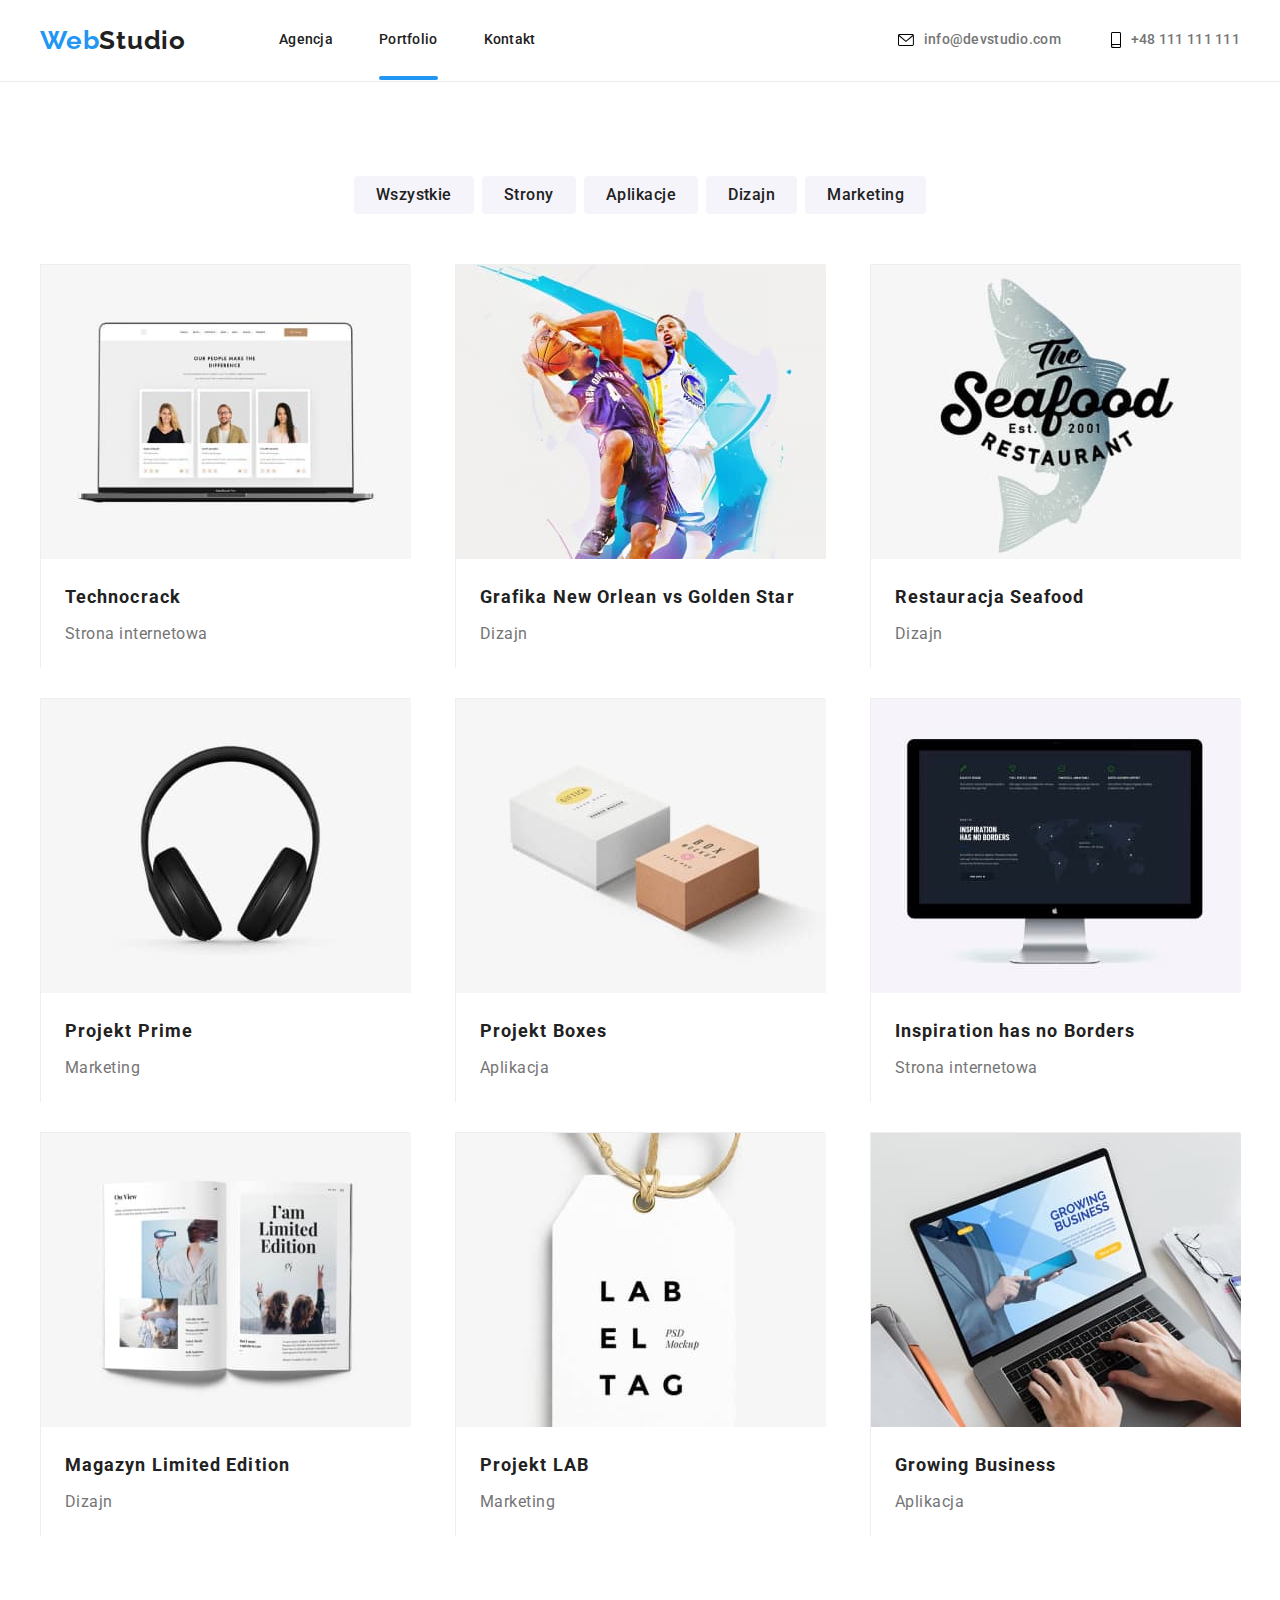
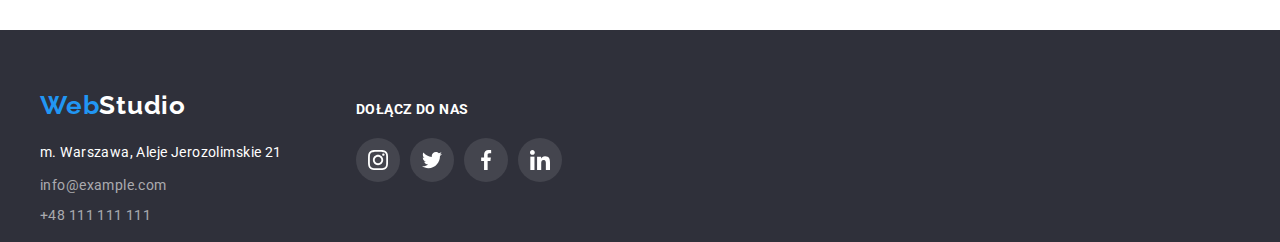
<file: portfolio.html>
<!DOCTYPE html>
<html lang="pl">
    <head><meta charset="UTF-8">
    <meta http-equiv="X-UA-Compatible" content="IE=edge">
<meta name="viewport" content="width=device-width, initial-scale=1.0">
<title>Webstudio</title>
<link rel="stylesheet" href="./css/modern-normalize.css"/>
<link rel="preconnect" href="https://fonts.googleapis.com">
<link rel="preconnect" href="https://fonts.gstatic.com" crossorigin>
<link href="https://fonts.googleapis.com/css2?family=Raleway:wght@700&family=Roboto:wght@400;500;700;900&display=swap" rel="stylesheet">

<link rel="stylesheet" href="css/styles.css"/>
    </head>
    <body>
        <header class="header">
            <div class="container">
            <h3 class="webstudio"><a class="link2" href="text"><span>Web</span>Studio</a></h3>
    <nav>
        <ul class="lista_z">
            <li><a class="link_z" href="index.html">Agencja</a></li>
            <li><a class="link_z active" href="portfolio.html">Portfolio</a></li>
              <li class="kontakt">Kontakt</li>
          </ul>
</nav>
<div class="contact">
    <ul class="contacts">
        <li class="contacts-item">

<a class="link" class="menu-item" href="mailto:info@devstudio.com"><svg class="icon envelope">
    <use href="./sprite.svg#icon-envelope"></use></svg>info@devstudio.com</a>
</li>
<li class="contacts-item">

<a class="link" class="menu-item" href="tel:+48111111111"><svg class="icon smartphone">
    <use href="./sprite.svg#icon-smartphone"></use>
</svg>+48 111 111 111</a>
</li>
</ul>
</div>
</div>
</header>
<main>
    <section class="buttonki">
        
    <div class="container">
        <button type="button" class="button-portfolio" class="button11">Wszystkie</button>
        <button type="button" class="button-portfolio" class="button12">Strony</button>
        <button type="button" class="button-portfolio" class="button13">Aplikacje</button>
        <button type="button" class="button-portfolio" class="button14">Dizajn</button>
        <button type="button" class="button-portfolio" class="button15">Marketing</button>
       </div>
    </section>


    <section class="portfolio01">
        
    <div class="container">
        <ul class="lista01">
            <li class="portfolio_1">
                <figure class="project">
                    <img class="portfolio02" src="images/portfolio/img1.jpg" 
                    alt="John Doe Product Designer" 
                    width="370" 
                    height="294"/>
                    <div class="overlay">
                    <p class="description">
                        Technocrack jest popularną platformą wykorzystywaną do
                        rozpowszechniania koronawirusa. Firmy wykorzystują tę
                        platformę do celów szpiegowskich i ataków na
                        niezabezpieczone serwery konkurencji
                      </p>
                    </div>
                <figcaption class="name-product">
                    <h4>Technocrack</h4>
                    <p class="images-portfolio">Strona internetowa</p>
                </figcaption>
                </figure>
            </li>
            <li class="portfolio_1">
                <figure class="project">
                    <img class="portfolio02" src="images/portfolio/img2.jpg" 
                    alt="John Doe Frontend Developer" 
                    width="370" 
                    height="294"/>
                    <div class="overlay">
                        <p class="description">
                            Technocrack jest popularną platformą wykorzystywaną do
                            rozpowszechniania koronawirusa. Firmy wykorzystują tę
                            platformę do celów szpiegowskich i ataków na
                            niezabezpieczone serwery konkurencji
                          </p>
                        </div>
                    <figcaption class="name-product">
                    <h4>Grafika New Orlean vs Golden Star</h4>
                    <p class="images-portfolio">Dizajn</p>
                </figcaption>
            </figure>
            </li>
            <li class="portfolio1">
                <figure class="project">
                    <img class="portfolio02" src="images/portfolio/img3.jpg" 
                    alt="John Doe Marketing" 
                    width="370" 
                    height="294"/>
                    <div class="overlay">
                        <p class="description">
                            Technocrack jest popularną platformą wykorzystywaną do
                            rozpowszechniania koronawirusa. Firmy wykorzystują tę
                            platformę do celów szpiegowskich i ataków na
                            niezabezpieczone serwery konkurencji
                          </p>
                        </div>
                    <figcaption class="name-product">
                    <h4>Restauracja Seafood</h4>
                    <p class="images-portfolio">Dizajn</p>
                </figcaption>
            </figure>
            </li>
            <li class="portfolio_3">
                <figure class="project">
                    <img class="portfolio02" src="images/portfolio/img4.jpg" 
                    alt="John Doe Ul Designer" 
                    width="370" 
                    height="294"/>
                    <div class="overlay">
                        <p class="description">
                            Technocrack jest popularną platformą wykorzystywaną do
                            rozpowszechniania koronawirusa. Firmy wykorzystują tę
                            platformę do celów szpiegowskich i ataków na
                            niezabezpieczone serwery konkurencji
                          </p>
                        </div>
                    <figcaption class="name-product">
                    <h4>Projekt Prime</h4>
                    <p class="images-portfolio">Marketing</p>
                </figcaption>
            </figure>
            </li>
            <li class="portfolio_3">
                <figure class="project">
                <img class="portfolio02" src="images/portfolio/img5.jpg"  
                alt="John Doe Ul Designer" 
                width="370" 
                height="294"/>
                <div class="overlay">
                    <p class="description">
                        Technocrack jest popularną platformą wykorzystywaną do
                        rozpowszechniania koronawirusa. Firmy wykorzystują tę
                        platformę do celów szpiegowskich i ataków na
                        niezabezpieczone serwery konkurencji
                      </p>
                    </div>
                <figcaption class="name-product">
                <h4>Projekt Boxes</h4>
                <p class="images-portfolio">Aplikacja</p>
            </figcaption>
        </figure>
            </li>   
            <li class="portfolio3">
                <figure class="project">
            <img class="portfolio02" src="images/portfolio/img6.jpg" 
            alt="John Doe Ul Designer" 
            width="370" 
            height="294"/>
            <div class="overlay">
                    <p class="description">
                        Technocrack jest popularną platformą wykorzystywaną do
                        rozpowszechniania koronawirusa. Firmy wykorzystują tę
                        platformę do celów szpiegowskich i ataków na
                        niezabezpieczone serwery konkurencji
                      </p>
                    </div>
                <figcaption class="name-product">
            <h4>Inspiration has no Borders</h4>
            <p class="images-portfolio">Strona internetowa</p>
        </figcaption>
    </figure>
            </li>
            <li class="portfolio_2">
                <figure class="project">
                <img class="portfolio02" src="images/portfolio/img7.jpg" 
                alt="John Doe Ul Designer" 
                width="370" 
                height="294"/>
                <div class="overlay">
                    <p class="description">
                        Technocrack jest popularną platformą wykorzystywaną do
                        rozpowszechniania koronawirusa. Firmy wykorzystują tę
                        platformę do celów szpiegowskich i ataków na
                        niezabezpieczone serwery konkurencji
                      </p>
                    </div>
                <figcaption class="name-product">
                <h4>Magazyn Limited Edition</h4>
                <p class="images-portfolio">Dizajn</p>
            </figcaption>
        </figure>
             </li>
             <li class="portfolio_2">
                <figure class="project">
                <img class="portfolio02" src="images/portfolio/img8.jpg" 
                alt="John Doe Ul Designer" 
                width="370" 
                height="294"/>
                <div class="overlay">
                    <p class="description">
                        Technocrack jest popularną platformą wykorzystywaną do
                        rozpowszechniania koronawirusa. Firmy wykorzystują tę
                        platformę do celów szpiegowskich i ataków na
                        niezabezpieczone serwery konkurencji
                      </p>
                    </div>
                <figcaption class="name-product">
                <h4>Projekt LAB</h4>
                <p class="images-portfolio">Marketing</p>
            </figcaption>
        </figure>
             </li>
             <li class="portfolio2">
                <figure class="project">
                <img class="portfolio02" src="images/portfolio/img9.jpg" 
                alt="John Doe Ul Designer" 
                width="370" 
                height="294"/>
                <div class="overlay">
                    <p class="description">
                        Technocrack jest popularną platformą wykorzystywaną do
                        rozpowszechniania koronawirusa. Firmy wykorzystują tę
                        platformę do celów szpiegowskich i ataków na
                        niezabezpieczone serwery konkurencji
                      </p>
                    </div>
                <figcaption class="name-product">
                <h4>Growing Business</h4>
                <p class="images-portfolio">Aplikacja</p>
            </figcaption>
        </figure>
             </li>
        </ul>
        </div>
    </section>
</div>
    </main>
    
    <footer>
        <div class="container">
          <div class="footer_flex">
              <div class="footer_adres">
          <h3><a class="link3" href="text"><span>Web</span>Studio</a></h3>
          <address>
              m. Warszawa, Aleje Jerozolimskie 21
              <a class="link1" href="info@example.com">info@example.com</a>
              <a class="link1" href="tel:+48111111111">+48 111 111 111</a>
            </address>
      
          </div>
                  <div class="footer-join-us">
              <h3 class="footer-h3">Dołącz do nas</h3>
              
              <ul class="footer-social-list">
                <li class="social">
                  <a class="footer-social-list-item" href="#">
                    <svg class="footer-social-list-item-icon">
                      <use href="./sprite.svg#icon-instagram"></use></svg></a>
                </li>
                <li class="social">
                  <a class="footer-social-list-item" href="#">
                    <svg class="footer-social-list-item-icon">
                      <use href="./sprite.svg#icon-twitter"></use></svg></a>
                </li>
                <li class="social">
                  <a class="footer-social-list-item" href="#">
                      <svg class="footer-social-list-item-icon">
                      <use href="./sprite.svg#icon-facebook"></use></svg></a>
                </li>
                <li class="social">
                  <a class="footer-social-list-item" href="#">
                    <svg class="footer-social-list-item-icon">
                      <use href="./sprite.svg#icon-linkedin"></use></svg></a>
                </li>
              </ul>
          </div>
      </div>
      </footer>
      </body>
      </html>
</file>
<file: css/styles.css>
*{
    margin: 0px;
    padding: 0px;}

*,
*::before,
*::after{
    box-sizing: border-box;}
    

.buttonki .container{
    text-align: center;
    justify-content: center;
    display: flex;} 

header{
    background: #FFFFFF;
    padding-top: 25px;
    padding-bottom: 25px;
    border-bottom-width: 1px; 
    border-bottom-style: solid;
    border-bottom-color: rgb(236, 236, 236);
    display: flex;
    border-bottom: 1px solid #ececec;}

.link .container{
    margin-left: auto;}
    
.header .container{
    display: flex;
    align-items: center;}

.container{
    width: 1200px;
    margin: 0 auto;}

nav{
    display: flex;
    background: #FFFFFF;}

.header .contact {
    list-style-type: none;
    display: flex;
    justify-content: center;
    align-items: center; 
    margin-left: auto; }
        
.contacts{
    display: flex;
    flex-wrap: wrap;
    align-items: center;
    justify-content: flex-end;}


.contacts-item{
    display: flex;
    flex-wrap: nowrap;}

.link:hover,
.link:focus,
.contacts-item:hover,
.contacts-item:focus{
    fill:#2196F3;
    color:#2196F3;}

a[class="link"]{
    list-style-type: none;
    display: flex;
    margin-left: auto;
    align-items: center;
    font-weight: 500;
    font-size: 14px;
    line-height: 1.14;
    letter-spacing: 0.02em;
    color: #757575;
    text-decoration: none;  
    font-style: normal;}

.envelope:hover, .smartphone:hover{
    stroke: #2196F3;
    cursor: pointer;}

.envelope{
    width:16px;
    height: 12px;
    margin-right: 10px;}

.smartphone{
    width: 10px;
    height: 16px;
    margin-right: 10px;}

.envelope{
    width: 16px;
    height: 12px;
    margin-right: 10px;}

a[href="mailto:info@devstudio.com"]{
    margin-right: 50px;}    

.link2{
    color: #212121;
    text-decoration: none;
    width: 145px;
    height: 31px;
    font-family: 'Raleway';
    font-style: normal;
    font-weight: 700;
    font-size: 26px;
    line-height: 1.19;
    letter-spacing: 0.03em;
    margin-top: 24px;
    margin-bottom: 25px;
    margin-right: 93px;
    text-transform: capitalize;}

ul[class="lista"]{  
    cursor: pointer;
    list-style: none;
    font-style: normal;
    font-weight: 500;
    font-size: 14px;
    line-height: 1.14;
    letter-spacing: 0.02em;
    display: flex;
    align-items: center;
    justify-content: space-between;}

.link1:hover{
    color: #2196F3;} 

body{
    font-family: 'Roboto';
    color: #212121;
    font-weight: 400;
    display: block;}

section[class="nagłówek"]{
    text-align: center;
    background: #2F303A;
    padding-top: 200px;
    padding-right: 0px;
    padding-bottom: 200px;
    padding-left: 0px;
    background-image: linear-gradient(rgba(47, 48, 58, 0.4),rgba(47, 48, 58, 0.4)),
    url("/images/tło.jpg");
    background-repeat: no-repeat;
    background-size: cover;
    flex-grow: 1;}
    
section[class="lorem"]{
    margin-top: 94px;}

footer{
    background: #2F303A;
    padding-top: 60px;
    padding-right: 0px;
    padding-bottom: 60px;
    padding-left: 0px;
    color: #fff;
    font-style: normal;}

.footer_adres{
    margin-right: 70px;}

.footer_flex{
    display: flex;}

p[class="text"]{
    font-style: normal;
    font-weight: 400;
    font-size: 14px;
    line-height: 1.71;
    letter-spacing: 0.03em;
    color: #757575;
    justify-content: space-between;
    margin-right: 30px;} 

.nasz-zespół{
    background: #F5F4FA;
    line-height: 1.17;
    justify-content: space-between;}

span{
    color: #2196F3;}

.link1{
    width: 231px;
    height: 21px;    
    font-style: normal;
    font-weight: 400;
    font-size: 14px;
    line-height: 1.71; 
    letter-spacing: 0.03em;    
    color: rgba(255, 255, 255, 0.6);
    text-decoration: none;
    display: block;
    margin-top: 9px;}

.link3{
    color: #FFFFFF;
    text-decoration: none;
    width: 145px;
    height: 31px;  
    font-family: 'Raleway';  
    font-style: normal;
    font-weight: 700;
    font-size: 26px;
    line-height: 1.19;
    letter-spacing: 0.03em;
    text-transform: capitalize;
    margin-bottom: 20px;
    text-decoration-line: none;
    display: inline-block;}
    
ul[class="lista01"]{
    display: flex;
    cursor: pointer;
    list-style: none;
    font-style: normal;
    font-weight: 500;
    font-size: 14px;
    line-height: 1.14;
    letter-spacing: 0.02em;
    display: flex;
    flex-wrap: wrap;
    align-items: center;
    margin-bottom: 94px;
    justify-content: space-between;}

address{
    width: 246px;
    height: 21px;
    font-style: normal;
    font-weight: 400;
    font-size: 14px;
    line-height: 1.71;
    letter-spacing: 0.03em;
    color: #FFFFFF;
    display: block;
    list-style-type: none;}

h1{
    text-align: center;
    font-style: normal;
    font-size: 44px;
    font-weight: 900;
    line-height: 1.36;
    letter-spacing: 0.06em;
    text-transform: uppercase;
    color: #FFFFFF;
    max-width: 696px;
    margin-top: 0px;
    margin-right: auto;
    margin-bottom: 30px;
    margin-left: auto;}

h3[id="zespół"]{
    width: 72px;
    height: 19px;
    font-style: normal;
    font-weight: 500;
    font-size: 16px;
    line-height: 1.19;
    text-align: center;
    letter-spacing: 0.03em;
    color: #212121;
    margin-top: 30px;
    margin-bottom: 10px;
    margin-right: 99px;
    margin-left: 99px;}

h3[id="lorem"]{
    margin-bottom: 10px;}

h4{
    width: 322px;
    height: 36px;
    font-style: normal;
    font-weight: 700;
    font-size: 18px;
    line-height: 2;
    letter-spacing: 0.06em;
    margin-top: 20px;
    margin-bottom: 4px;
    margin-right: 24px;
    margin-left: 24px;}

.button{
    width: 200px;
    height: 50px;
    cursor: pointer;
    background: #2196F3;
    box-shadow: 0px 4px 4px rgba(0, 0, 0, 0.15);
    border-radius: 4px;
    color: #FFFFFF;
    border: 0px;}

#title{
    font-style: normal;
    font-weight: 700;
    font-size: 36px;
    line-height: 1.17;
    text-align: center;
    letter-spacing: 0.03em;
    margin-top: 94px;
    margin-bottom: 50px;}

#title1{
    font-style: normal;
    font-weight: 700;
    font-size: 36px;
    line-height: 1.17;
    text-align: center;
    letter-spacing: 0.03em;
    color: #212121;
    padding-top: 94px;
    margin-bottom: 50px;}

#lorem{
    font-style: normal;
    font-weight: 700;
    font-size: 14px;
    line-height: 1.14;
    letter-spacing: 0.03em;}

img{
    display: block;}

img[alt="domeone writting on keyboard"]{
    width: 370px;
    height: 294px;
    background: url(images/Czymsięzajmujemy/img1.jpg);
    mix-blend-mode: normal;}

img[alt="someone use his phone near his laptop"]{
    width: 370px;
    height: 294px;
    background: url(images/Czymsięzajmujemy/img2.jpg);}

img[alt="someone looking at colour palette at his tablet"]{
    width: 370px;
    height: 294px;
    background: url(images/Czymsięzajmujemy/img3.jpg);}

img[src="images/Naszzespół/ludzie1.jpg"]{
    width: 270px;
    height: 260px;
    background: url(images/Naszzespół/ludzie1.jpg);
    border-radius: 0px;}

img[src="images/Naszzespół/ludzie2.jpg"]{
    width: 270px;
    height: 260px;
    background: url(images/Naszzespół/ludzie2.jpg);
    border-radius: 0px;}

img[src="images/Naszzespół/ludzie3.jpg" ]{
    width: 270px;
    height: 260px;
    background: url(images/Naszzespół/ludzie3.jpg);
    border-radius: 0px;}

img[src="images/Naszzespół/ludzie4.jpg" ]{
    width: 270px;
    height: 260px;
    background: url(images/Naszzespół/ludzie4.jpg);
    border-radius: 0px;}

p[class="images-portfolio"]{
    width: 322px;
    height: 30px;
    font-family: 'Roboto';
    font-style: normal;
    font-weight: 400;
    font-size: 16px;
    line-height: 1.88;
    letter-spacing: 0.03em;
    color: #757575;
    margin-left: 24px;
    margin-right: 24px;
    margin-bottom: 20px;}
  
li[class="picture"]{
    position: relative;
    margin-bottom: 94px;}

.picture:not(:last-child){
    margin-right: 30px;}

.box{
    width: 270px;
    height: 428px;
    background: #FFFFFF;
    border-radius: 0px 0px 4px 4px;
    margin: 0;
    padding: 0;
    line-height: 1.17;
    margin-bottom: 94px; 
    box-shadow: 0px 1px 3px rgba(0, 0, 0, 0.12), 0px 1px 1px rgba(0, 0, 0, 0.14), 0px 2px 1px rgba(0, 0, 0, 0.2);
    border-radius: 0px 0px 4px 4px;}

.box:not(:last-child){
    margin-right: 30px;}

.images11, .images12, .images13, .images14{
    font-style: normal;
    font-weight: 400;
    font-size: 16px;
    line-height: 1.19;
    text-align: center;
    color: #757575;}

.images11{
    margin-top: 10px;
    margin-bottom: 30px;
    margin-left: 70px;
    margin-right: 70px;}

.images12{
    margin-top: 10px;
    margin-bottom: 30px;
    margin-left: 62px;
    margin-right: 61px;}

.images13{
    margin-top: 10px;
    margin-bottom: 30px;
    margin-left: 97px;
    margin-right: 97px;}

.images14{
    margin-top: 10px;
    margin-bottom: 30px;
    margin-left: 92px;
    margin-right: 91px;}

.portfolio1, .portfolio_1, .portfolio2, .portfolio_2, .portfolio3, .portfolio_3{ 
    width: 370px;
    height: 404px;
    background: #FFFFFF;
    background-color: var(--white);
    max-width: 370px;
    border: 1px solid #EEEEEE;}

.portfolio1:hover, .portfolio1:focus, .portfolio_1:hover, .portfolio_1:focus, .portfolio2:hover, .portfolio2:focus, .portfolio_2:hover, .portfolio_2:focus, .portfolio3:hover, .portfolio3:focus, .portfolio_3:hover, .portfolio_3:focus{ 
    box-shadow: 0px 1px 1px rgba(0, 0, 0, 0.12), 0px 4px 4px rgba(0, 0, 0, 0.06), 1px 4px 6px rgba(0, 0, 0, 0.16);}
    
.portfolio1, .portfolio_1, .portfolio3, .portfolio_3{
    margin-bottom: 30px;}

.portfolio_1, .portfolio_2, .portfolio_3{
    margin-right: 30px;}

section[class="portfolio01"]{
    display: block;}

img[class="portfolio02"]{
    display: block;}

.button-portfolio:not(:last-child){
    margin-right: 8px;}

.button-portfolio:hover,
.button-portfolio:focus{
    color: #FFFFFF;
    background-color: #2196F3;
    box-shadow: 0px 3px 1px rgba(0, 0, 0, 0.1), 0px 1px 2px rgba(0, 0, 0, 0.08), 0px 2px 2px rgba(0, 0, 0, 0.12);
    border-radius: 4px;}

.button-portfolio{
    cursor: pointer;
    font-family: 'Roboto';
    font-style: normal;
    font-weight: 500;
    font-size: 16px;
    line-height: 26px;
    text-align: center;
    letter-spacing: 0.03em;
    color: #212121;
    background: #F5F4FA;
    border-radius: 4px;
    padding-left: 22px;
    padding-right: 22px;
    padding-top: 6px;
    padding-bottom: 6px;
    border: 0px;}

.buttonki{
    justify-content: center;
    flex-wrap: wrap;
    padding-top: 94px;
    padding-bottom: 50px;
    list-style-type: none;
    display: flex;}

.button11{
    width: 121px;
    height: 38px;}

.button12{
    width: 93px;
    height: 38px}

.button13{
    width: 114px;
    height: 38px;}

.button14{
    width: 91px;
    height: 38px;}

.button15{
    width: 121px;
    height: 38px;}

.social-icon{
    width: 20px;
    height: 20px;
    fill: #AFB1B8;}

.social-list {
    display: flex;
    align-items: center;
    justify-content: space-between;
    margin-right: 32px;
    margin-left: 32px;}
  
.list_a {
    list-style: none;}
  
.link_a {
    text-decoration: none;}

.link_b{
    margin-right: 10px;}
      
.social-list__link {
    color: var(--team-list-item-social-list-item-icon-color);
    align-self: center;
    display: flex;
    width: 44px;
    height: 44px;
    background-color: #fff;
    border-radius: 50%;
    align-items: center;
    justify-content: center;
    transition: all 250ms linear;}

.social-list__link:hover,
.social-list__link:focus,
.social-list__link:hover svg{
    fill: #fff;
    background-color: #2196F3;}

.testimonials-list-item-thumbnail {
    fill: #F5F4FA;
    display: flex;
    justify-content: center;
    width: 270px;
    height: 120px;
    padding: 25px 0;
    border-radius: 4px;
    margin-bottom: 30px;
    background-color: #F5F4FA;}

.testimonials-list-item-thumbnail-icon {
    width: 70px;
    height: 70px;}

.clients{
    margin-top: 94px;
    margin-bottom: 94px;}

.clients-heading {
    font-weight: 700;
    font-size: 36px;
    line-height: 1.2em;
    letter-spacing: 0.03em;
    margin-bottom: 50px;
    text-align: center;}

.clients-list{
    list-style-type: none;
    display: flex;
    align-items: center;
    justify-content: center;}

.clients-list-item {
    display: flex;
    justify-content: center;
    height: 92px;
    width: 170px;
    border: 1px solid #AFB1B8;
    border-radius: 4px;
    cursor: pointer;
    fill: #AFB1B8;}

.clients-list-item:hover,
.clients-list-item:focus{
    fill: #2196F3;
    border-color: #2196F3;}

.client:not(:last-child){
    margin-right: 30px;}

.logo, .logo1 {
    width: 106x;
    height: 60.04px;}

.logo2, .logo3, .logo4, .logo5{
    width: 106px;
    height: 60px;}

.clients-list-item-icon {
    display: flex;
    align-self: center;}

.footer-join-us{
    margin-top: 12px;}

.footer-h3 {
    font-weight: 700;
    text-transform: uppercase;
    font-size: 14px;
    line-height: 1.14em;
    letter-spacing: 0.03em;
    padding-bottom: 20px;
    color: #fff;}

.footer-social-list {
    display: flex;
    align-items: center;
    list-style-type: none;}

.footer-social-list-item {
    display: flex;
    justify-content: center;
    align-items: center;
    width: 44px;
    height: 44px;
    border-radius: 50%;
    background-color: rgba(255, 255, 255, 0.1);
    fill: #fff;}

.footer-social-list-item-icon {
    width: 20px;
    height: 20px;}

.social{
    display: flex;
    align-items: center;
    flex-wrap: wrap;
    gap: 10px;}

.social:not(:last-child){
    margin-right: 10px;}

.footer-social-list-item:hover,
.footer-social-list-item:focus{
    background-color: #2196F3;}
   
.services{
    width: 370px;
    height: 70px;
    background: rgba(47, 48, 58, 0.8);
    position: absolute;
    top: 76%;
    font-weight: 700;
    font-size: 14px;
    line-height: 1.14;
    justify-content: center;
    align-items: center;
    letter-spacing: 0.03em;
    text-transform: uppercase;
    color: #fff;
    display: flex;}

.overlay {
    position: absolute;
    top: 0;
    left: 0;
    width: 100%;
    height: 100%;
    transform: translateY(100%);
    background-color: rgba(33, 150, 243, 0.9);
    transition-duration: 250ms;
    transition-timing-function: cubic-bezier(0.4, 0, 0.2, 1);}
    
.description {
    font-size: 18px;
    line-height: 28px;
    letter-spacing: 0.03em;
    color: #FFFFFF;
    padding-left: 24px;
    padding-right: 24px;
    margin: 0px;
    padding-top: 49px;}



.name-product {
    z-index: 1001;
    position: absolute;
    background-color: #fff;
    bottom: 0;
    left: 0;
    width: 100%;}
        
.project {
    position: relative;
    width: 370px;
    height: 404px;
    margin: 0px;
    overflow: hidden;
    align-items: center;}

.project:hover .overlay{
    transform: translateY(0);
    transition-duration: 250ms;
    transition-timing-function: cubic-bezier(0.4,0, 0.2, 1);}
    
.is-hidden{
    opacity: 0;
    visibility: hidden;
    pointer-events: none;}
    
.backdrop{
    position: fixed;
    left: 0;
    top: 0;
    width: 100%;
    height: 100%;
    transition: 250ms cubic-bezier(0.4, 0, 0.2, 1);
    transition-property: transform, visibility, opacity;
    opacity: 100%;
    background-color: rgba(0, 0, 0, 0.2);}
    
.modal {
    position: absolute;
    left: 50%;
    top: 50%;
    transform: translate(-50%,-50%);
    background-color: #fff;
    width: 528px;
    height: 581px;
    box-shadow: 0px 1px 3px rgb(0, 0, 0, 0.12), 0px 1px 1px rgb(0, 0, 0, 0.14), 0px 2px 1px rgb(0, 0, 0, 0.2);
    border-radius: 4px;
    transition: 250ms cubic-bezier(0.4, 0, 0.2, 1);
    transition-property: transform, visibility, opacity;}
    
.close-btn {
    fill: #000;
    position: absolute;
    background-color: transparent;
    cursor: pointer;
    top: 8px;
    right: 8px;
    border: 1px solid rgba(0, 0, 0, 0.1);
    border-radius: 50%;
    width: 30px;
    height: 30px;}
    
:hover, :focus {
    transition: 250ms cubic-bezier(0.4, 0, 0.2, 1);}

.x{
    width: 11px;
    height: 11px;
    fill: #000;}

.lista_z{  
    cursor: pointer;
    list-style: none;
    font-style: normal;
    font-weight: 500;
    font-size: 14px;
    line-height: 1.14;
    letter-spacing: 0.02em;
    display: flex;
    align-items: center;
    justify-content: space-between;}

.active {
    position: relative;
    top: 0;
    left: 0;}
          
.active::after{
    content: "";
    display: block;
    position: absolute;
    border-top: 4px solid #2196F3;
    border-radius: 2px;
    width: 100%;
    bottom: -33px;
    left: 0;}
        
.link_z{
    color:#212121;
    text-decoration: none;
    margin-right: 46px;}

.link_z:hover,
.link-z:focus,
.link_z:active{
    color:#2196F3;
    text-decoration: none;
    transition: 250ms cubic-bezier(0.4, 0, 0.2,1);}

.kontakt:hover{
    color:#2196F3;}
</file>
